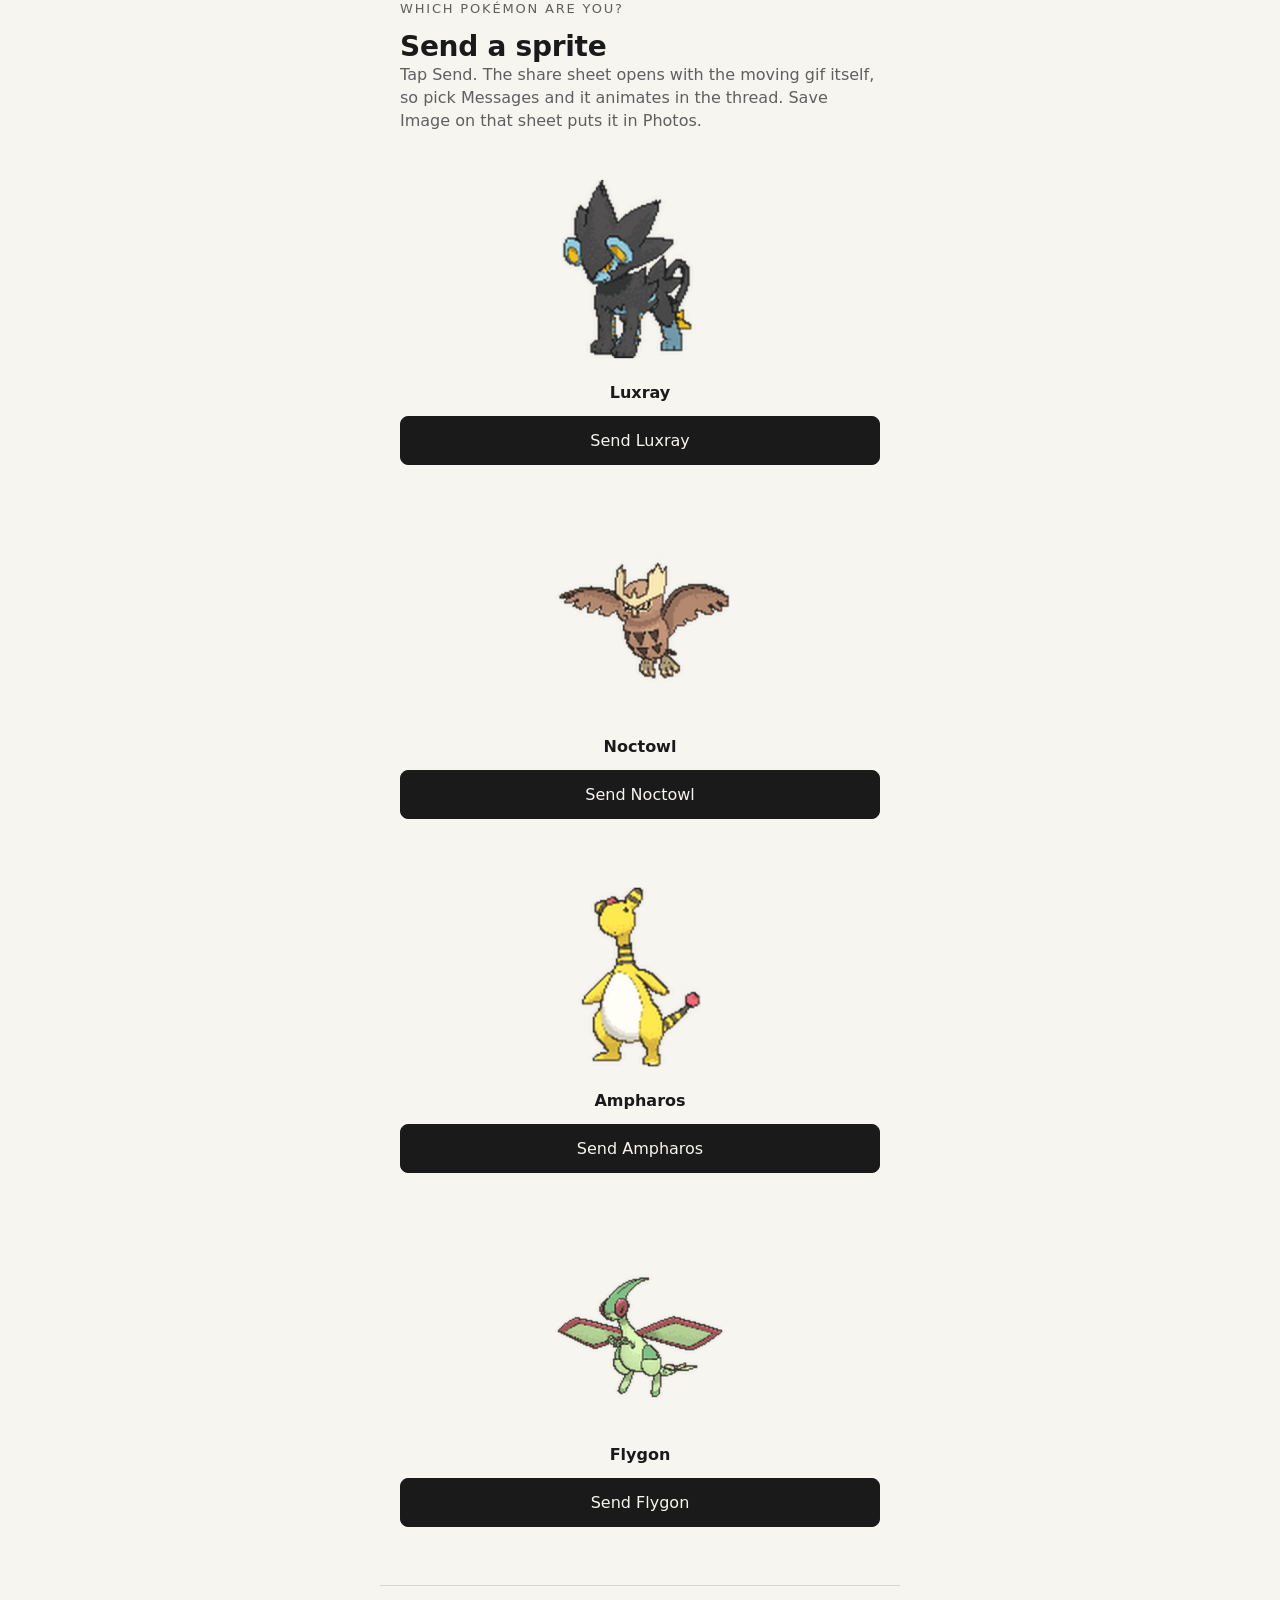
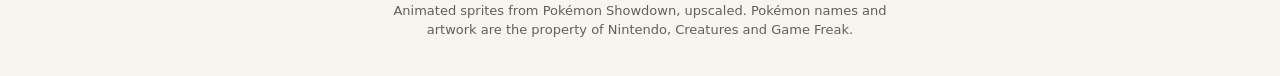
<file: share/index.html>
<!doctype html>
<html lang="en">
<head>
<meta charset="utf-8">
<meta name="viewport" content="width=device-width, initial-scale=1">
<title>Send a sprite</title>
<link rel="stylesheet" href="../styles.css">
<style>
  .sprite { text-align: center; margin: 24px 0 32px; }
  .sprite img { width: 200px; height: 200px; object-fit: contain; }
  .sprite h2 { text-align: center; margin: 8px 0 12px; }
  .sprite button { width: 100%; }
  .note { font-size: var(--small); color: var(--muted); text-align: center; min-height: 18px; margin-top: 8px; }
</style>
</head>
<body>
<main class="wrap">
  <p class="kicker">Which Pokémon are you?</p>
  <h1>Send a sprite</h1>
  <p class="muted">Tap Send. The share sheet opens with the moving gif itself, so pick Messages and it animates in the thread. Save Image on that sheet puts it in Photos.</p>
  <div id="list"></div>
</main>
<footer class="foot wrap">
  <p>Animated sprites from Pokémon Showdown, upscaled. Pokémon names and artwork are the property of Nintendo, Creatures and Game Freak.</p>
</footer>
<script>
  const sprites = [
    { name: "Luxray", file: "luxray.gif" },
    { name: "Noctowl", file: "noctowl.gif" },
    { name: "Ampharos", file: "ampharos.gif" },
    { name: "Flygon", file: "flygon.gif" },
  ];
  const list = document.getElementById("list");
  for (const s of sprites) {
    const box = document.createElement("div");
    box.className = "sprite";
    box.innerHTML = '<img src="' + s.file + '" alt="' + s.name + '"><h2>' + s.name + '</h2>' +
      '<button type="button" class="primary">Send ' + s.name + '</button><div class="note"></div>';
    const note = box.querySelector(".note");
    box.querySelector("button").addEventListener("click", async () => {
      note.textContent = "Getting the gif";
      try {
        const blob = await (await fetch(s.file)).blob();
        const file = new File([blob], s.file, { type: "image/gif" });
        if (navigator.canShare && navigator.canShare({ files: [file] })) {
          await navigator.share({ files: [file], title: s.name });
          note.textContent = "Sent";
        } else {
          note.textContent = "This browser cannot share files. Long-press the image and choose Save to Photos.";
        }
      } catch (e) {
        note.textContent = e && e.name === "AbortError" ? "" : "Could not open the share sheet. Long-press the image and choose Save to Photos.";
      }
    });
    list.appendChild(box);
  }
</script>
</body>
</html>
</file>
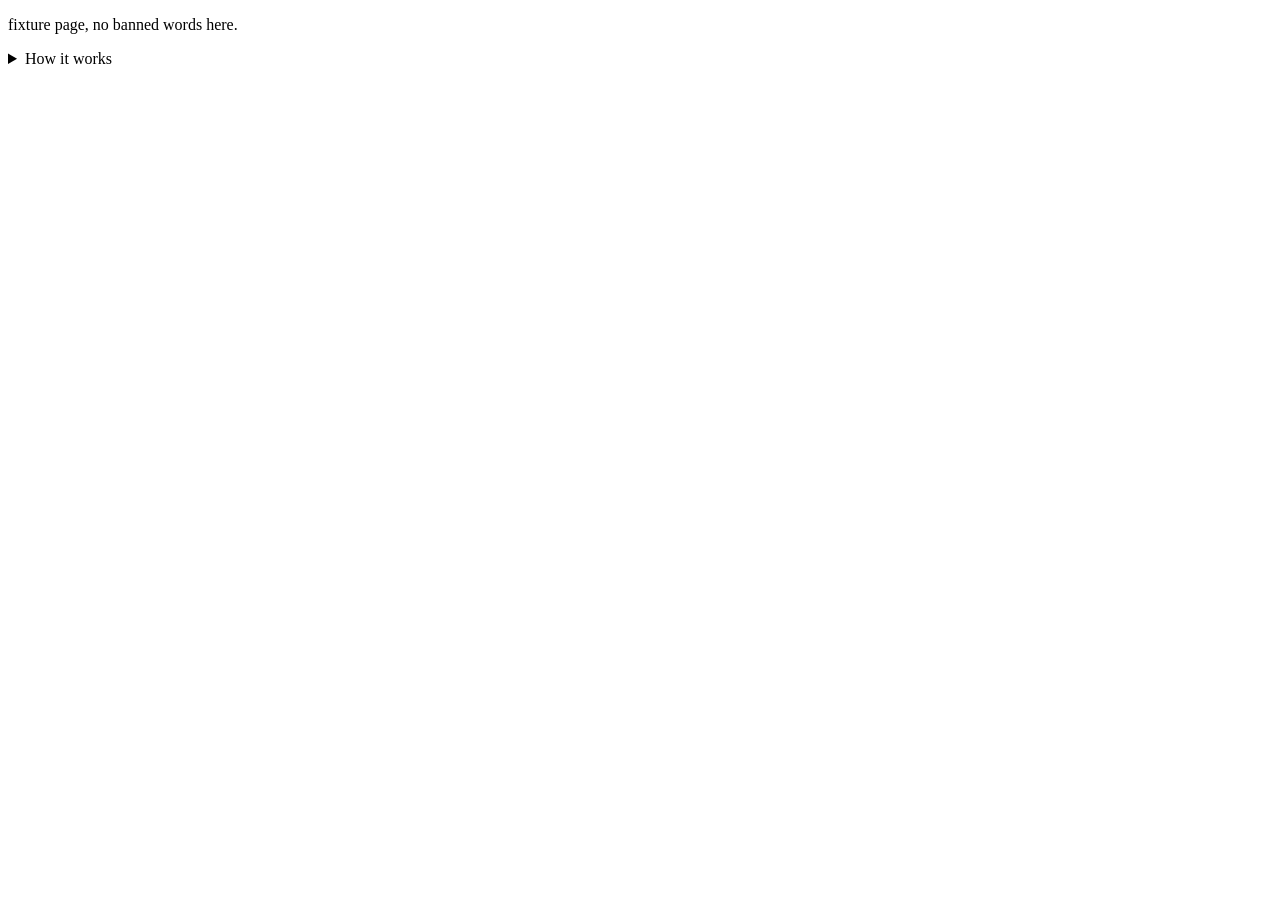
<file: test/fixtures/good/web/index.html>
<!doctype html><html><head><title>fixture</title></head><body><main>
<p>fixture page, no banned words here.</p>
<details><summary>How it works</summary>
<p>The quiz is built on the Big Five, the trait model most personality research uses. The five traits here
are Imagination, Planning, Social energy, Getting along and Steadiness. There are 15 questions. Each trait
gets three of them. Your answers place you on all five traits, and your Pokemon is the one whose trait
profile sits nearest to yours. It is a game drawn from that
<a href="https://github.com/joshuamatalon/which-pokemon/blob/main/spec/RESEARCH-PERSONALITY.md">research note</a>
and makes no claim to measure you.</p>
</details>
</main></body></html>
</file>
<file: styles.css>
/* Which Pokémon are you? Tokens copied from Pokemon/champions-lab/web/styles.css
   (demandscan DESIGN-STANDARD: two primary colours, two secondary, hairline rules,
   three type sizes, a 4 px grid). Mobile first, one job per screen. */
:root {
  --paper: #F7F5F0; --ink: #1A1A1A; --muted: #5F5F5F; --rule: #D9D6D0; --soft: #F3EEE6; --data: #35506B; --accent: #B0421A;
  --card: #FFFFFF; /* a card surface on paper */
  --small: 13px; --body: 16px; --display: 28px;
  --font: "Segoe UI", system-ui, -apple-system, "Helvetica Neue", Helvetica, sans-serif;
  --measure: 70ch;
  color-scheme: light;
}
* { box-sizing: border-box; }
html { background: var(--paper); color: var(--ink); font: var(--body)/1.45 var(--font); -webkit-text-size-adjust: 100%; }
body { margin: 0; overflow-x: hidden; }
h1, h2, h3 { margin: 0; font-weight: 600; }
h1 { font-size: var(--display); line-height: 1.15; letter-spacing: -0.01em; }
h2 { font-size: var(--body); font-weight: 600; line-height: 1.3; margin-bottom: 8px; }
p { margin: 0 0 12px; max-width: var(--measure); }
.small { font-size: var(--small); }
.muted { color: var(--muted); }
.kicker { font-size: var(--small); text-transform: uppercase; letter-spacing: 0.14em; color: var(--muted); }

.wrap { max-width: 520px; margin: 0 auto; padding: 0 20px; }
main { min-height: 100vh; display: flex; flex-direction: column; justify-content: center; padding: 32px 0 48px; }
footer.foot { border-top: 1px solid var(--rule); padding: 16px 0 32px; color: var(--muted); font-size: var(--small); text-align: center; }
footer.foot p { max-width: none; margin: 0 0 4px; }

.screen { display: none; }
.screen.on { display: block; }

button { font: inherit; color: inherit; background: transparent; border: 1px solid var(--rule); border-radius: 8px; padding: 12px 16px; min-height: 44px; cursor: pointer; }
button:hover { border-color: var(--muted); }
button:focus-visible { outline: 2px solid var(--data); outline-offset: 1px; }
button.primary { background: var(--ink); color: var(--paper); border-color: var(--ink); width: 100%; }
button.primary:hover { background: #333; }
button.link { border: 0; padding: 4px; min-height: 0; color: var(--accent); background: none; }

/* Names screen */
.names-grid { display: grid; grid-template-columns: 1fr 1fr; gap: 12px; margin-top: 20px; }
.names-grid button { min-height: 56px; font-size: var(--body); background: var(--card); }
.names-grid button:active { background: var(--soft); }
.how-it-works { margin-top: 24px; border-top: 1px solid var(--rule); padding-top: 16px; }
.how-it-works summary { cursor: pointer; font-size: var(--small); color: var(--muted); min-height: 44px; display: flex; align-items: center; }
.how-it-works p { margin-top: 12px; margin-bottom: 0; }
.how-it-works a { color: var(--accent); }

/* Quiz screen */
.progress { display: flex; gap: 4px; margin-bottom: 24px; }
.progress .dot { flex: 1; height: 4px; border-radius: 2px; background: var(--rule); }
.progress .dot.done { background: var(--data); }
.progress .dot.current { background: var(--accent); }
.stem { font-size: var(--body); line-height: 1.35; margin-bottom: 20px; font-weight: 600; }
.answers { display: grid; gap: 12px; }
.answers button { text-align: left; background: var(--card); padding: 14px 16px; line-height: 1.4; }
.answers button:active { background: var(--soft); }
.quiz-back { margin-top: 20px; }

/* Result screen */
.result-art { text-align: center; margin-bottom: 8px; }
.result-art img.art { width: 200px; height: 200px; object-fit: contain; image-rendering: -webkit-optimize-contrast; }
.result-art img.ani { width: 96px; height: 96px; object-fit: contain; margin-top: -8px; }
.result-name { text-align: center; margin-bottom: 4px; }
.result-genus { text-align: center; color: var(--muted); font-size: var(--small); margin-bottom: 20px; }
.reasoning p { margin-bottom: 10px; }
.reasoning .linesB { padding-left: 0; list-style: none; margin: 0 0 10px; }
.reasoning .linesB li { margin-bottom: 6px; }
.bars { margin: 20px 0; display: grid; gap: 14px; }
.bar-row { display: grid; gap: 4px; }
.bar-labels { display: flex; justify-content: space-between; font-size: var(--small); color: var(--muted); }
.bar-track { position: relative; height: 6px; background: var(--rule); border-radius: 3px; }
.bar-dot { position: absolute; top: 50%; width: 14px; height: 14px; border-radius: 50%; background: var(--data); transform: translate(-50%, -50%); border: 2px solid var(--paper); }
.result-actions { display: grid; gap: 12px; margin-top: 24px; }
.copy-status { text-align: center; font-size: var(--small); color: var(--muted); min-height: 18px; }

@media (min-width: 560px) {
  .names-grid { grid-template-columns: 1fr 1fr 1fr; }
}
</file>
